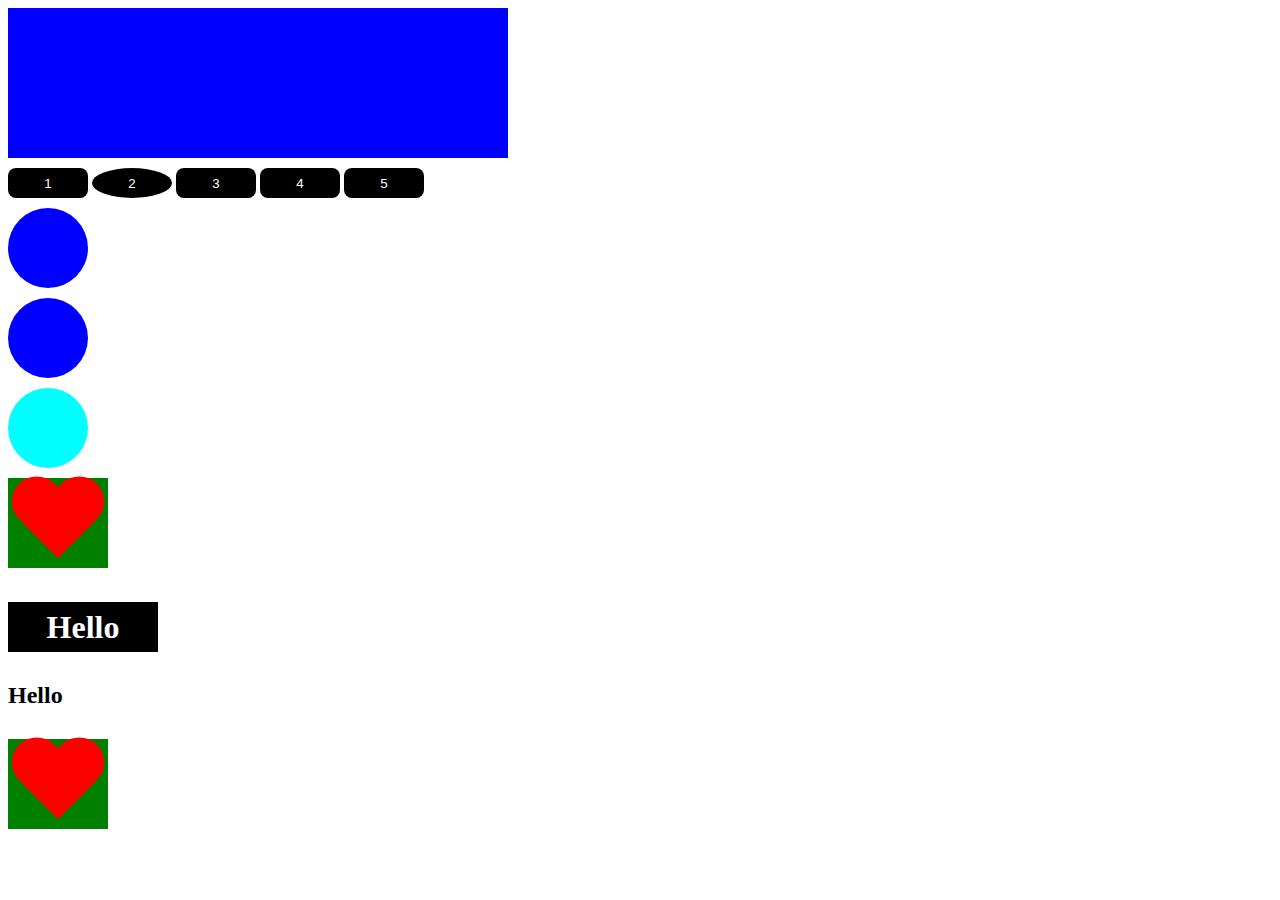
<file: elements/index.html>
<!DOCTYPE html>
<html lang="ru">
	<head>
		<meta charset="utf-8">
		<meta http-equiv="X-UA-Compatible" content="IE=edge">
		<title>JavaScript</title>
		<link rel="stylesheet" href="css/style.css">
	</head>
	<body>
		<div class="box" id="box"></div>
		<button>1</button>
		<button>2</button>
		<button>3</button>
		<button>4</button>
		<button>5</button>

		<div class="circle"></div>
		<div class="circle"></div>
		<div class="circle"></div>

		<div class="wrapper">
			<div class="heart"></div>
			<div class="heart"></div>
            <div class="heart"></div>
            
		</div>

		<script src="js/script.js"></script>
	</body>
</html>
</file>
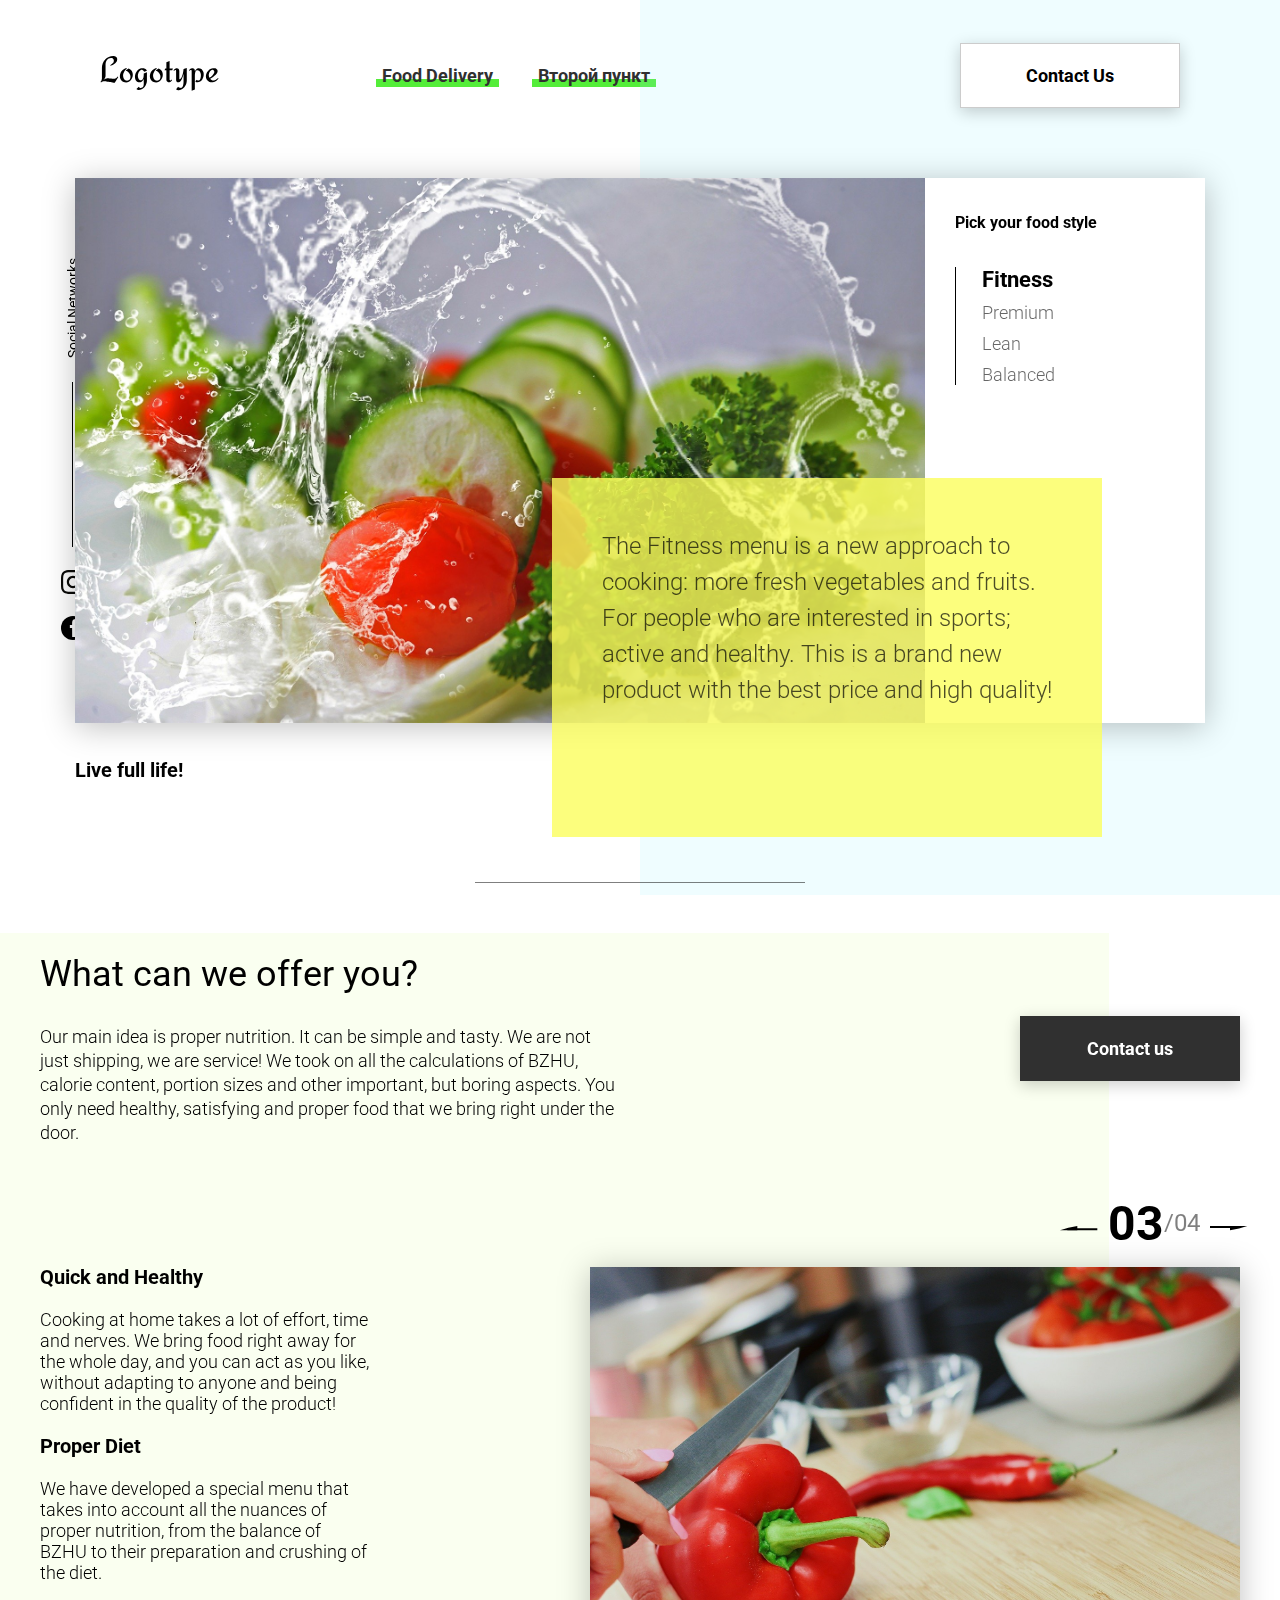
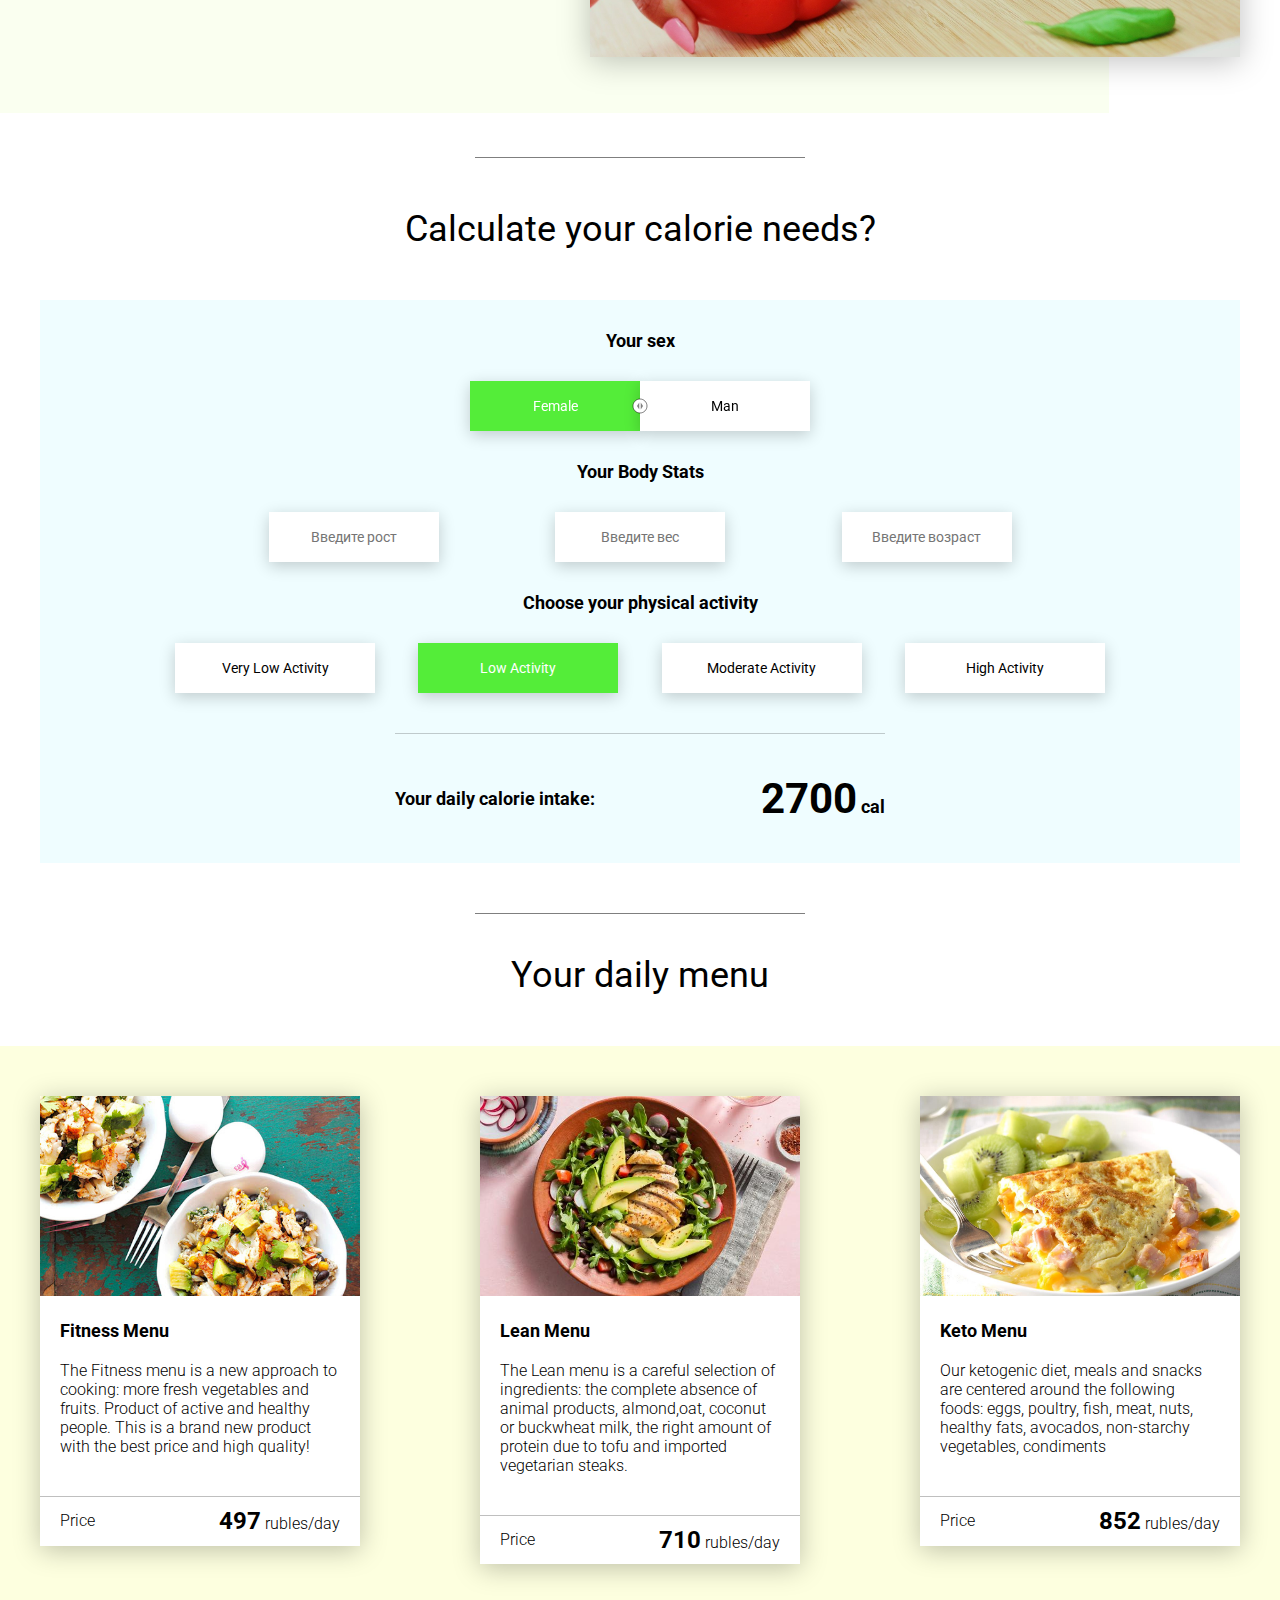
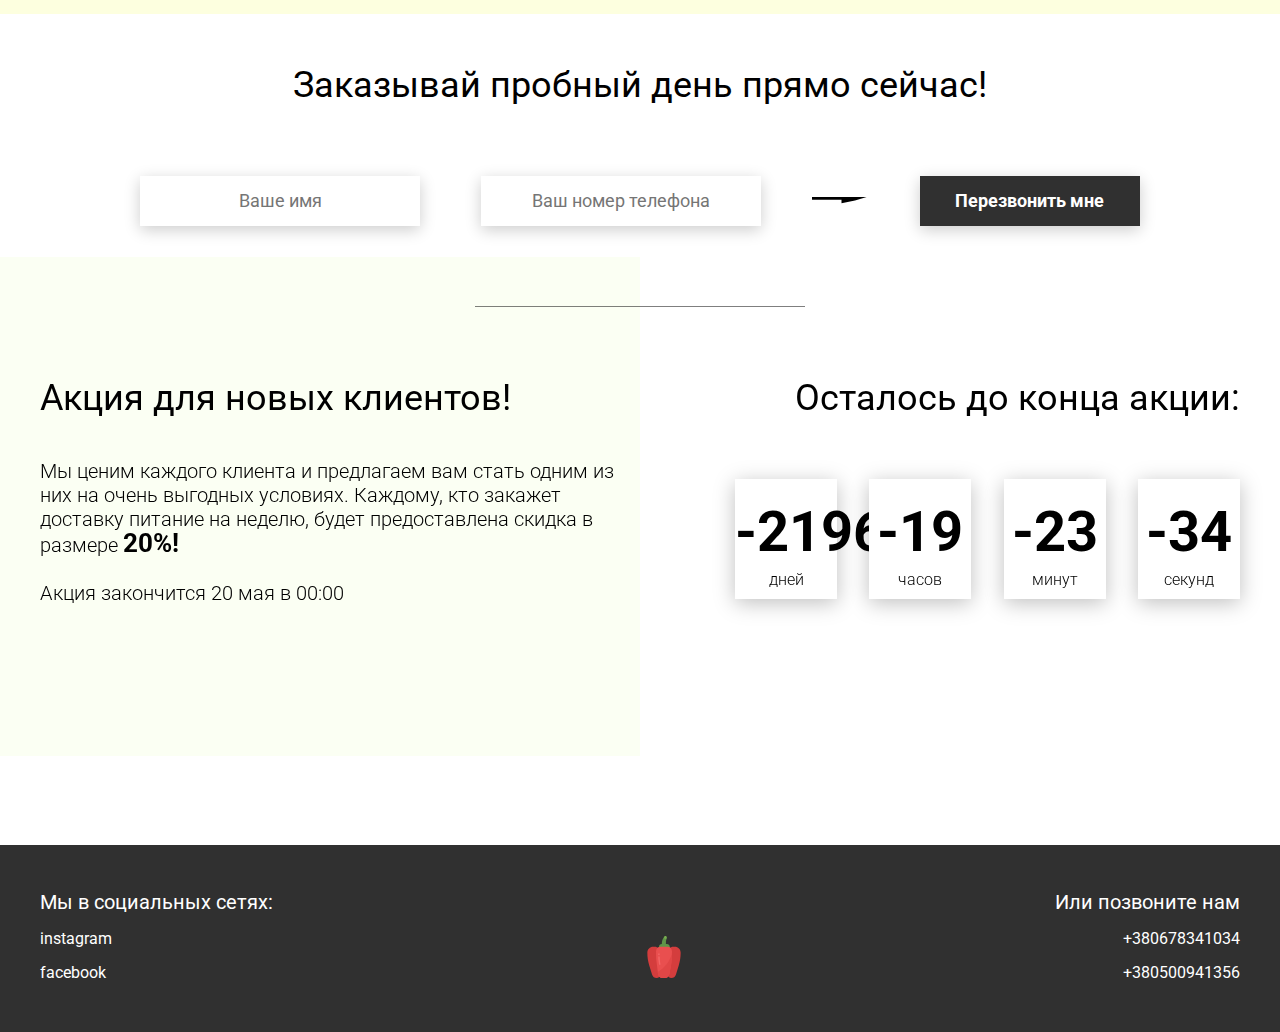
<file: Food_Project/index.html>
<!DOCTYPE html>
<html lang="en">
<head>
    <meta charset="UTF-8">
    <meta name="viewport" content="width=device-width, initial-scale=1.0">
    <title>Food</title>
    <link rel="stylesheet" href="css/style.css">
</head>
<body>
    <header class="header">
        <div class="header__left-block">
            <div class="header__logo">
                <img src="icons/logo.svg" alt="Логотип">
            </div>
            <nav class="header__links">
                <a href="#" class="header__link">Food Delivery</a>
                <a href="#" class="header__link">Второй пункт</a>
            </nav>
        </div>
        <div class="header__right-block">
            <button data-modal class="btn btn_white">Contact Us</button>
        </div>
    </header>
    <div class="sidepanel">
        <div class="sidepanel__text"><span>Social Networks</span></div>
        <div class="sidepanel__divider"></div>
        <a href="#" class="sidepanel__icon">
            <img src="icons/instagram.svg" alt="instagram">
        </a>
        <a href="#" class="sidepanel__icon">
            <img src="icons/facebook.svg" alt="facebook">
        </a>
    </div>

    <div class="preview">
        <div class="bgc_blue"></div>
        <div class="container">
            <div class="tabcontainer">
                <div class="tabcontent">
                    <img src="img/tabs/vegy.jpg" alt="vegy">
                    <div class="tabcontent__descr">
                        The Fitness menu is a new approach to cooking: more fresh vegetables and fruits. For people who are interested in sports; active and healthy. This is a brand new product with the best price and high quality!                    </div>
                </div>
                <div class="tabcontent">
                    <img src="img/tabs/elite.jpg" alt="elite">
                    <div class="tabcontent__descr">
                        Premium menu - we use not only a beautiful packaging design, but also high-quality execution of dishes. Red fish, seafood, fruits - a restaurant menu without going to a restaurant!                    </div>
                </div>
                <div class="tabcontent">
                    <img src="img/tabs/post.jpg" alt="post">
                    <div class="tabcontent__descr">
                        Our special “Lean menu” is a careful selection of ingredients: the complete absence of animal products. Complete harmony with yourself and nature in every element! Everything will be mmm!                    </div>
                </div>
                <div class="tabcontent">
                    <img src="img/tabs/vegy.jpg" alt="vegy">
                    <div class="tabcontent__descr">
                        Our special “Lenten menu” is a careful selection of ingredients: the complete absence of animal products. Complete harmony with yourself and nature in every element! Everything will be mmm!                    </div>
                </div>
                <div class="tabheader">
                    <h3>Pick your food style</h3>
                    <div class="tabheader__items">
                        <div class="tabheader__item tabheader__item_active">Fitness</div>
                        <div class="tabheader__item">Premium</div>
                        <div class="tabheader__item">Lean</div>
                        <div class="tabheader__item">Balanced</div>
                    </div>
                </div>
            </div>
            <div class="preview__life">Live full life!</div>
        </div>
    </div>

    <div class="divider"></div>

    <div class="offer">
        <div class="bgc_y"></div>
        <div class="container">
            <div class="offer__text">
                <h2 class="title">What can we offer you?</h2>
                <div class="offer__descr">
                    Our main idea is proper nutrition. It can be simple and tasty. We are not just shipping, we are service! We took on all the calculations of BZHU, calorie content, portion sizes and other important, but boring aspects. You only need healthy, satisfying and proper food that we bring right under the door.                </div>
            </div>
            <div class="offer__action">
                <button data-modal class="btn btn_dark">Contact us</button>
            </div>
        </div>
        <div class="container">
            <div class="offer__advantages">
                <h2>Quick and Healthy</h2>
                <div class="offer__advantages-text">

                    Cooking at home takes a lot of effort, time and nerves. We bring food right away for the whole day, and you can act as you like, without adapting to anyone and being confident in the quality of the product!                </div>
                <h2>Proper Diet</h2>
                <div class="offer__advantages-text">

                    We have developed a special menu that takes into account all the nuances of proper nutrition, from the balance of BZHU to their preparation and crushing of the diet.                </div>
            </div>
            <div class="offer__slider">
                <div class="offer__slider-counter">
                    <div class="offer__slider-prev">
                        <img src="icons/left.svg" alt="prev">
                    </div>
                    <span id="current">03</span>
                    /
                    <span id="total">04</span>
                    <div class="offer__slider-next">
                        <img src="icons/right.svg" alt="next">
                    </div>
                </div>
                <div class="offer__slider-wrapper">
                    <div class="offer__slide">
                        <img src="img/slider/pepper.jpg" alt="pepper">
                    </div>
                    <!-- <div class="offer__slide">
                        <img src="img/slider/food-12.jpg" alt="food">
                    </div>
                    <div class="offer__slide">
                        <img src="img/slider/olive-oil.jpg" alt="oil">
                    </div>
                    <div class="offer__slide">
                        <img src="img/slider/paprika.jpg" alt="paprika">
                    </div> -->
                </div>
            </div>
        </div>
    </div>

    <div class="divider"></div>

    <div class="calculating">
        <div class="container">
            <h2 class="title">Calculate your calorie needs?
            </h2>
            <div class="calculating__field">
                <div class="calculating__subtitle">
                    Your sex
                </div>
                <div class="calculating__choose" id="gender">
                    <div class="calculating__choose-item calculating__choose-item_active">Female</div>
                    <div class="calculating__choose-item">Man</div>
                </div>

                <div class="calculating__subtitle">
                    Your Body Stats
                </div>
                <div class="calculating__choose calculating__choose_medium">
                    <input type="text" id="height" placeholder="Введите рост" class="calculating__choose-item">
                    <input type="text" id="weight" placeholder="Введите вес"  class="calculating__choose-item">
                    <input type="text" id="age" placeholder="Введите возраст" class="calculating__choose-item">
                </div>

                <div class="calculating__subtitle">
                    Choose your physical activity
                </div>
                <div class="calculating__choose calculating__choose_big">
                    <div id="low" class="calculating__choose-item">Very Low Activity </div>
                    <div id="small"  class="calculating__choose-item calculating__choose-item_active">Low Activity</div>
                    <div id="medium" class="calculating__choose-item">Moderate Activity</div>
                    <div id="high" class="calculating__choose-item">High Activity</div>
                </div>

                <div class="calculating__divider"></div>

                <div class="calculating__total">
                    <div class="calculating__subtitle">
                        
                        Your daily calorie intake:
                    </div>
                    <div class="calculating__result">
                        <span>2700</span> cal
                    </div>
                </div>
            </div>
        </div>
    </div>

    <div class="divider"></div>

    <div class="menu">
        <h2 class="title">Your daily menu </h2>

        <div class="menu__field">
            <div class="container">
                
            </div>
        </div>
    </div>

    <div class="order">
        <div class="container">
            <div class="title">Заказывай пробный день прямо сейчас!</div>
            <form action="#" class="order__form">
                <input required placeholder="Ваше имя" name="name" type="text" class="order__input">
                <input required placeholder="Ваш номер телефона" name="phone" type="phone" class="order__input">
                <img src="icons/right.svg" alt="right">
                <button class="btn btn_dark btn_min">Перезвонить мне</button>
            </form>
        </div>
    </div>

    <div class="divider"></div>

    <div class="promotion">
        <div class="bgc_y"></div>
        <div class="container">
            <div class="promotion__text">
                <div class="title">Акция для новых клиентов!</div>
                <div class="promotion__descr">
                    Мы ценим каждого клиента и предлагаем вам стать одним из них на очень выгодных условиях. 
                    Каждому, кто закажет доставку питание на неделю, будет предоставлена скидка в размере <span>20%!</span>
                    <br><br>
                    Акция закончится 20 мая в 00:00
                </div>
            </div>
            <div class="promotion__timer">
                <div class="title">Осталось до конца акции:</div>
                <div class="timer">
                    <div class="timer__block">
                        <span id="days">12</span>
                        дней
                    </div>
                    <div class="timer__block">
                        <span id="hours">20</span>
                        часов
                    </div>
                    <div class="timer__block">
                        <span id="minutes">56</span>
                        минут
                    </div>
                    <div class="timer__block">
                        <span id="seconds">20</span>
                        секунд
                    </div>
                </div>
            </div>
        </div>
    </div>

    <footer class="footer">
        <div class="container">
            <div class="social">
                <div class="subtitle">Мы в социальных сетях:</div>
                <a href="#" class="link">instagram</a>
                <a href="#" class="link">facebook</a>
            </div>
            <div class="pepper">
                <img src="icons/veg.svg" alt="pepper">
            </div>
            <div class="call">
                <div class="subtitle">Или позвоните нам</div>
                <a href="#" class="link">+380678341034</a>
                <a href="#" class="link">+380500941356</a>
            </div>
        </div>
    </footer>

    <div class="modal">
        <div class="modal__dialog">
            <div class="modal__content">
                <form action="#">
                    <div data-close class="modal__close">&times;</div>
                    <div class="modal__title">Мы свяжемся с вами как можно быстрее!</div>
                    <input required placeholder="Ваше имя" name="name" type="text" class="modal__input">
                    <input required placeholder="Ваш номер телефона" name="phone" type="phone" class="modal__input">
                    <button class="btn btn_dark btn_min">Перезвонить мне</button>
                </form>
            </div>
        </div>
    </div>

    <script src='js/script.js'></script>
</body>
</html>
</file>
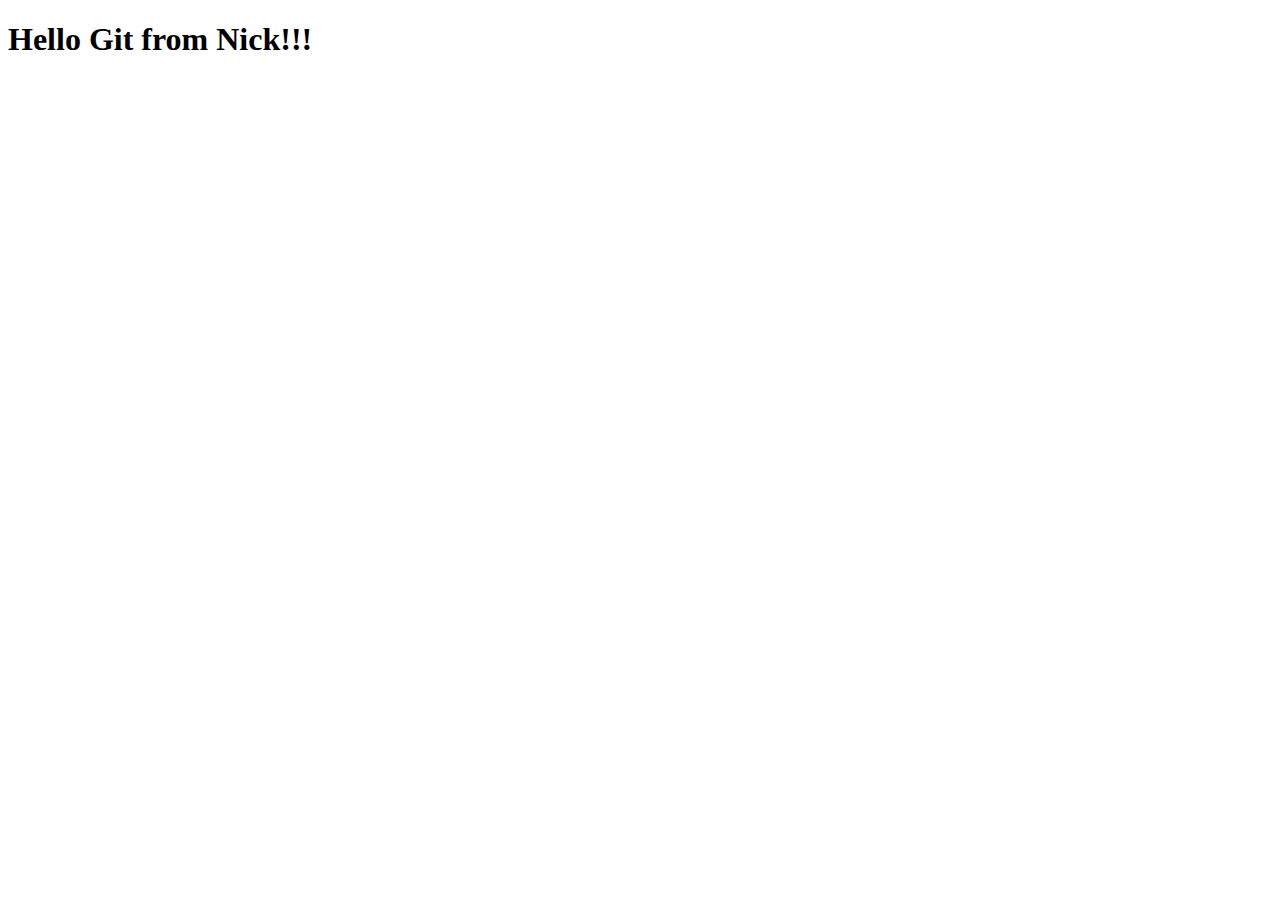
<file: JavaScript-Practice/index.html>
<!DOCTYPE html>
<html lang="en">
<head>
    <meta charset="UTF-8">
    <meta name="viewport" content="width=device-width, initial-scale=1.0">
    <title>Git Test</title>
</head>
<body>
    <h1>Hello Git from Nick!!!</h1>
    <script src="scripts/objects_project.js"></script>
    <script src="scripts/dates.js"></script>

</body>
</html>
</file>
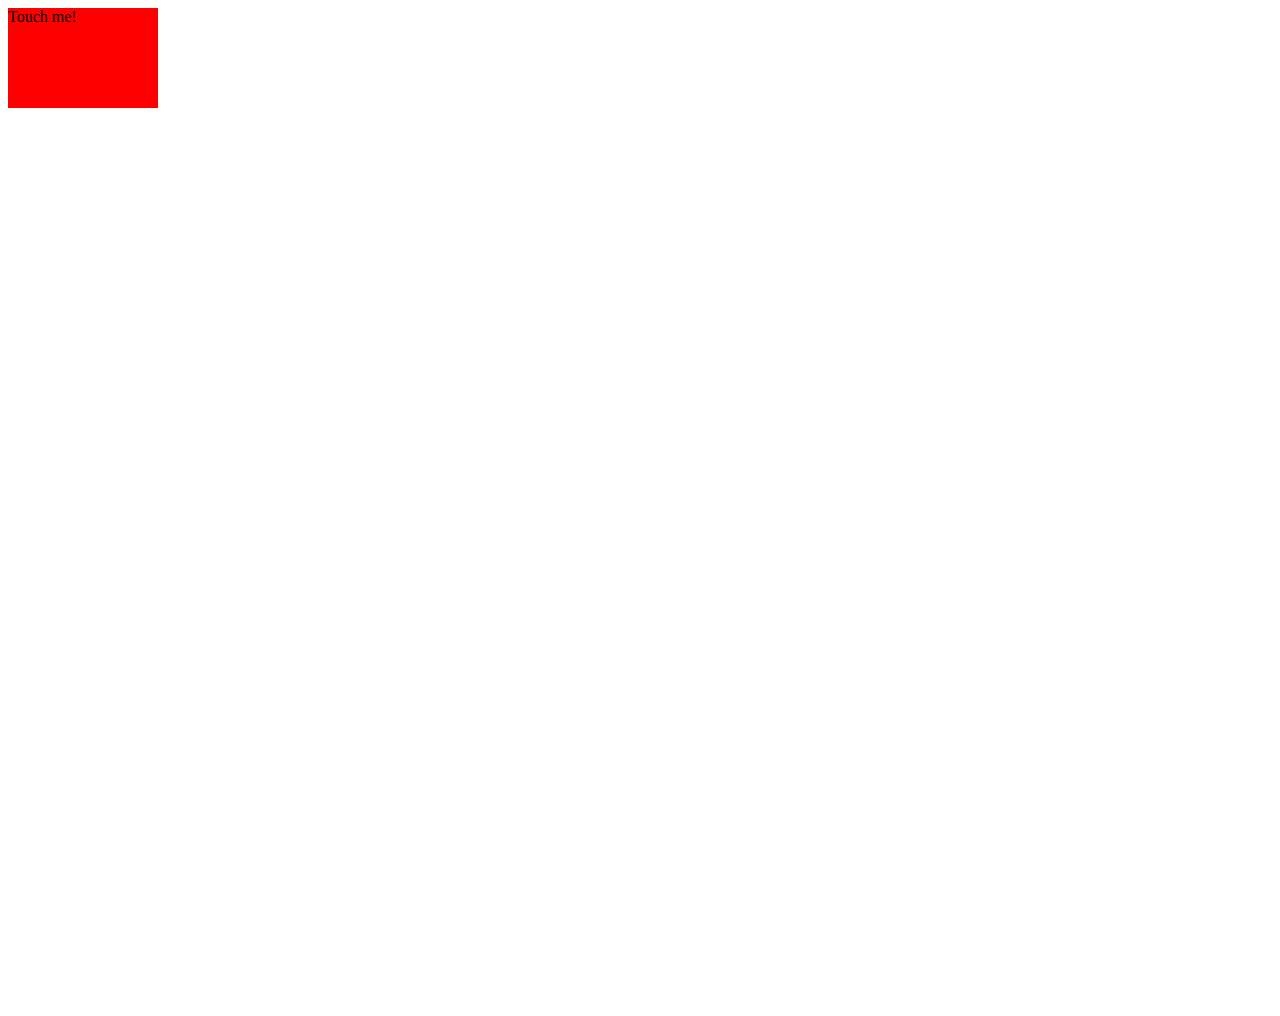
<file: Mobile Touches/index.html>
<!DOCTYPE html>
<html lang="en">
<head>
	<meta charset="UTF-8">
	<meta name="viewport" content="width=device-width, initial-scale=1, shrink-to-fit=no">
	<title>Document</title>
	<style>
		body {
			height: 1000px;
		}
		.box {
			width: 150px;
			height: 100px;
			background-color: red;
		}
	</style>
</head>
<body>
	
	<div class="box">
		Touch me!
	</div>

	<script src="script.js"></script>
</body>
</html>
</file>
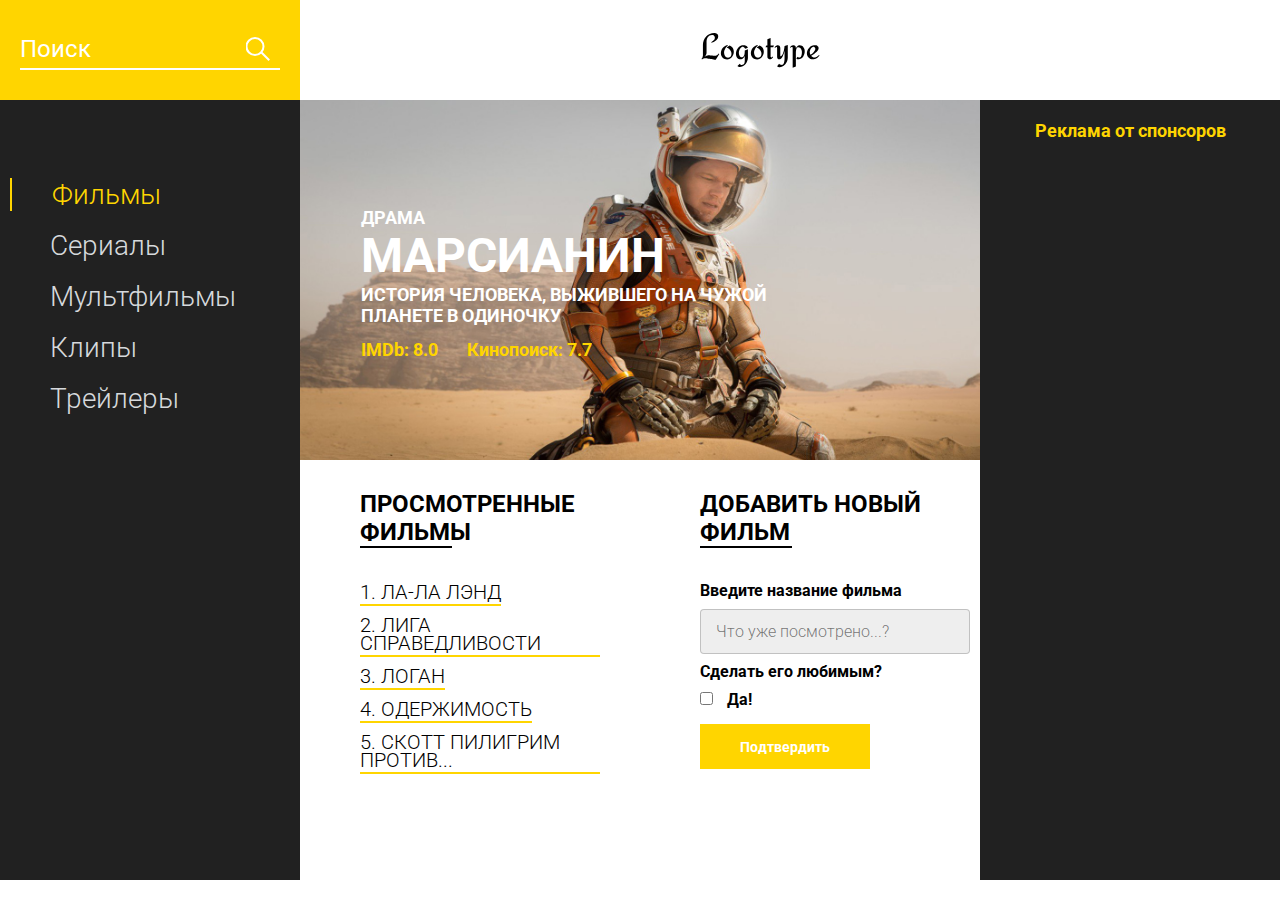
<file: Movie-Fan Site/index.html>
<!DOCTYPE html>
<html lang="en">
<head>
    <meta charset="UTF-8">
    <meta name="viewport" content="width=device-width, initial-scale=1.0">
    <title>Movie DB</title>
    <link href="https://fonts.googleapis.com/css?family=Roboto:300,400,700&display=swap&subset=cyrillic-ext" rel="stylesheet">
    <link rel="stylesheet" href="css/style.min.css">
</head>
<body>
    <header class="header">
        <div class="header__search">
            <form action="#">
                <input type="text" placeholder="Поиск">
            </form>
        </div>
        <div class="header__logo">
            <img src="icons/Logotype.svg" alt="logo">
        </div>
    </header>
    <main class="promo">
        <div class="promo__menu">
            <nav class="promo__menu-list">
                <ul>
                    <li><a class="promo__menu-item promo__menu-item_active" href="#">Фильмы</a></li>
                    <li><a class="promo__menu-item" href="#">Сериалы</a></li>
                    <li><a class="promo__menu-item" href="#">Мультфильмы</a></li>
                    <li><a class="promo__menu-item" href="#">Клипы</a></li>
                    <li><a class="promo__menu-item" href="#">Трейлеры</a></li>
                </ul>
            </nav>
        </div>
        <div class="promo__content">
            <div class="promo__bg">
                <div class="promo__genre">КОМЕДИЯ</div>
                <div class="promo__title">МАРСИАНИН</div>
                <div class="promo__descr">ИСТОРИЯ ЧЕЛОВЕКА, ВЫЖИВШЕГО НА ЧУЖОЙ ПЛАНЕТЕ В ОДИНОЧКУ</div>
                <div class="promo__ratings">
                    <span>IMDb: 8.0</span>
                    <span>Кинопоиск: 7.7</span>
                </div>
            </div>
            <div class="promo__interactive">
                <div>
                    <div class="promo__interactive-title">ПРОСМОТРЕННЫЕ ФИЛЬМЫ</div>
                    <ul class="promo__interactive-list">
                        <li class="promo__interactive-item">ЛОГАН
                            <div class="delete"></div>
                        </li>
                        <li class="promo__interactive-item">ЛИГА СПРАВЕДЛИВОСТИ
                            <div class="delete"></div>
                        </li>
                        <li class="promo__interactive-item">ЛА-ЛА ЛЭНД
                            <div class="delete"></div>
                        </li>
                        <li class="promo__interactive-item">ОДЕРЖИМОСТЬ
                            <div class="delete"></div>
                        </li>
                        <li class="promo__interactive-item">СКОТТ ПИЛИГРИМ ПРОТИВ...
                            <div class="delete"></div>
                        </li>
                    </ul>
                </div>
                <div>
                    <form class="add">
                        <div class="promo__interactive-title">ДОБАВИТЬ НОВЫЙ ФИЛЬМ</div>
                        <span>Введите название фильма</span>
                        <input class="adding__input" type="text" placeholder="Что уже посмотрено...?">
                        <span>Сделать его любимым?</span>
                        <input type="checkbox">
                        <span class="yes">Да!</span>
                        <button>Подтвердить</button>
                    </form>
                </div>
            </div>
        </div>
        <div class="promo__adv">
            <div class="promo__adv-title">Реклама от спонсоров</div>
            <img src="img/content_1.jpg" alt="some picture">
            <img src="img/content_2.jpg" alt="some picture">
            <img src="img/content_3.png" alt="some picture">
        </div>
    </main>

    <script src="js/script.js"></script>
</body>
</html>
</file>
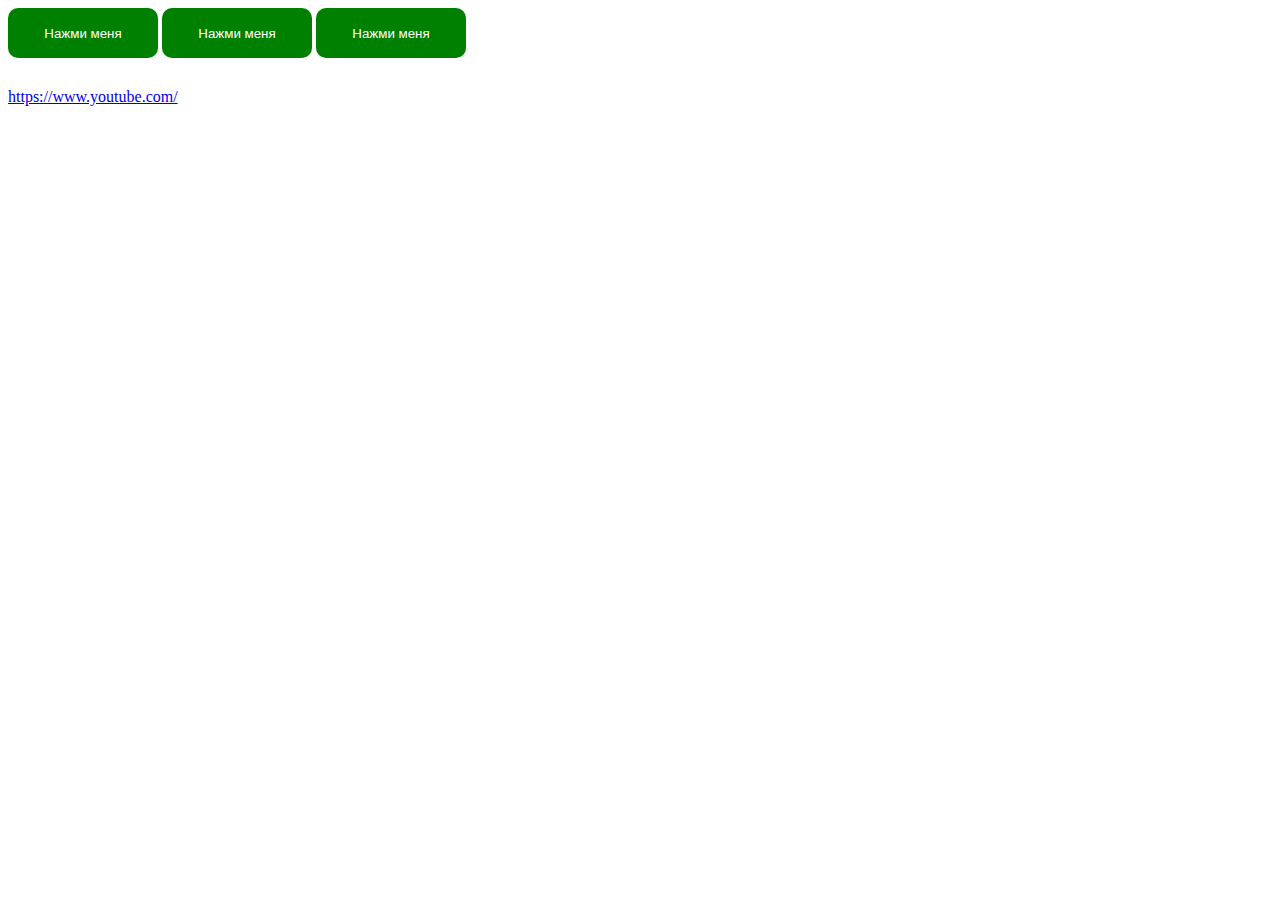
<file: preview/index.html>
<!DOCTYPE html>
<html lang="ru">
  <head>
		<meta charset="utf-8">
		<meta http-equiv="X-UA-Compatible" content="IE=edge">
		<title>JavaScript</title>
		<link rel="stylesheet" href="css.css">
  </head>
  <body>
        <button id="btn">Нажми меня</button>
		<button >Нажми меня</button>
		<button>Нажми меня</button>

    	<a href="https://www.youtube.com/">https://www.youtube.com/</a>

		<script src="script.js"></script>
  </body>
</html>
</file>
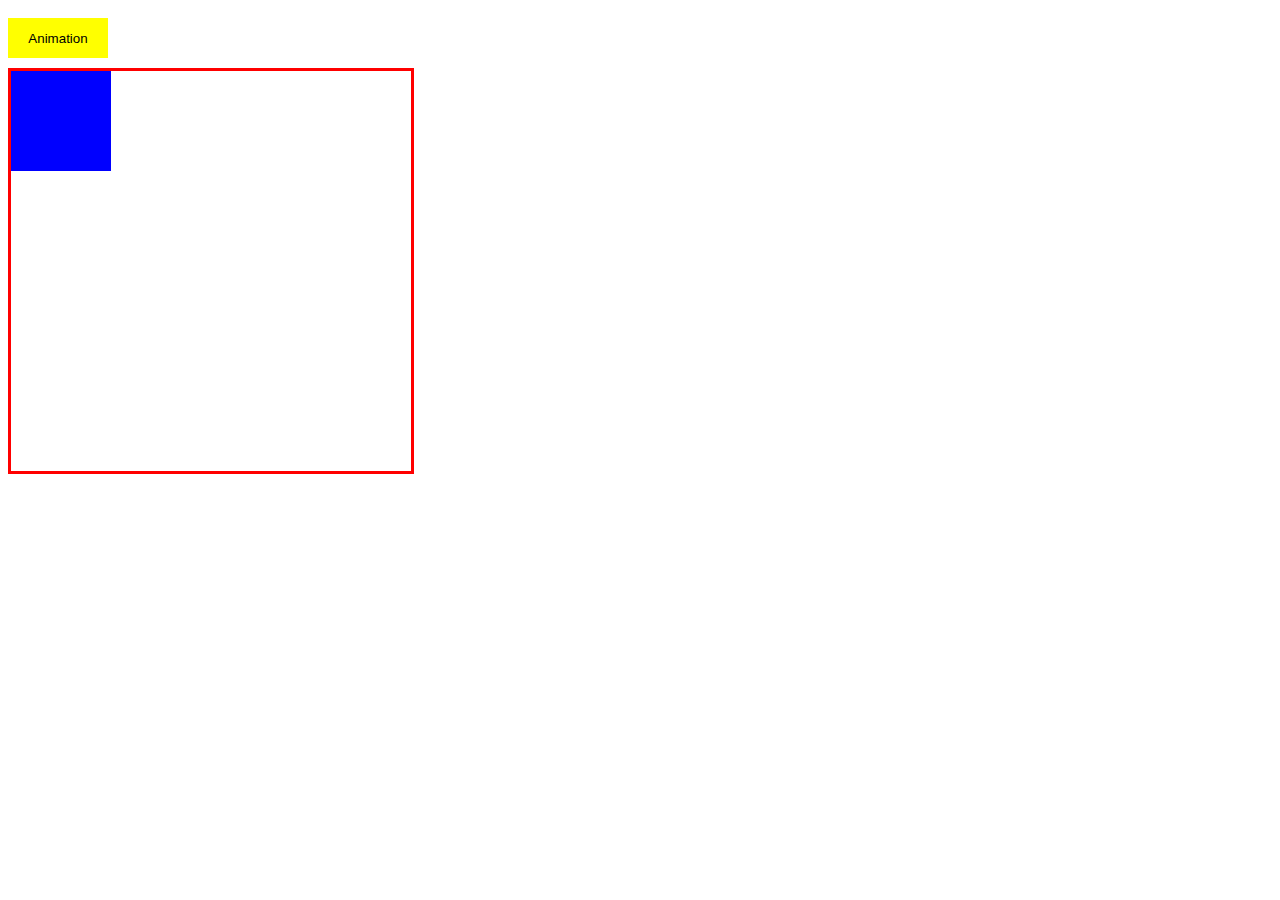
<file: setTimeOut and setInterval/index.html>
<!DOCTYPE html>
<html lang="ru">
  <head>
    <meta charset="utf-8">
    <meta http-equiv="X-UA-Compatible" content="IE=edge">
   	<title>Java Script</title>
   	<link rel="stylesheet" href="style.css">
  </head>
  <body>
    <button class="btn">Animation</button>
    <div class="wrapper">
        <div class="box"></div>
    </div>

	<script src="script.js"></script>
  </body>
</html>
</file>
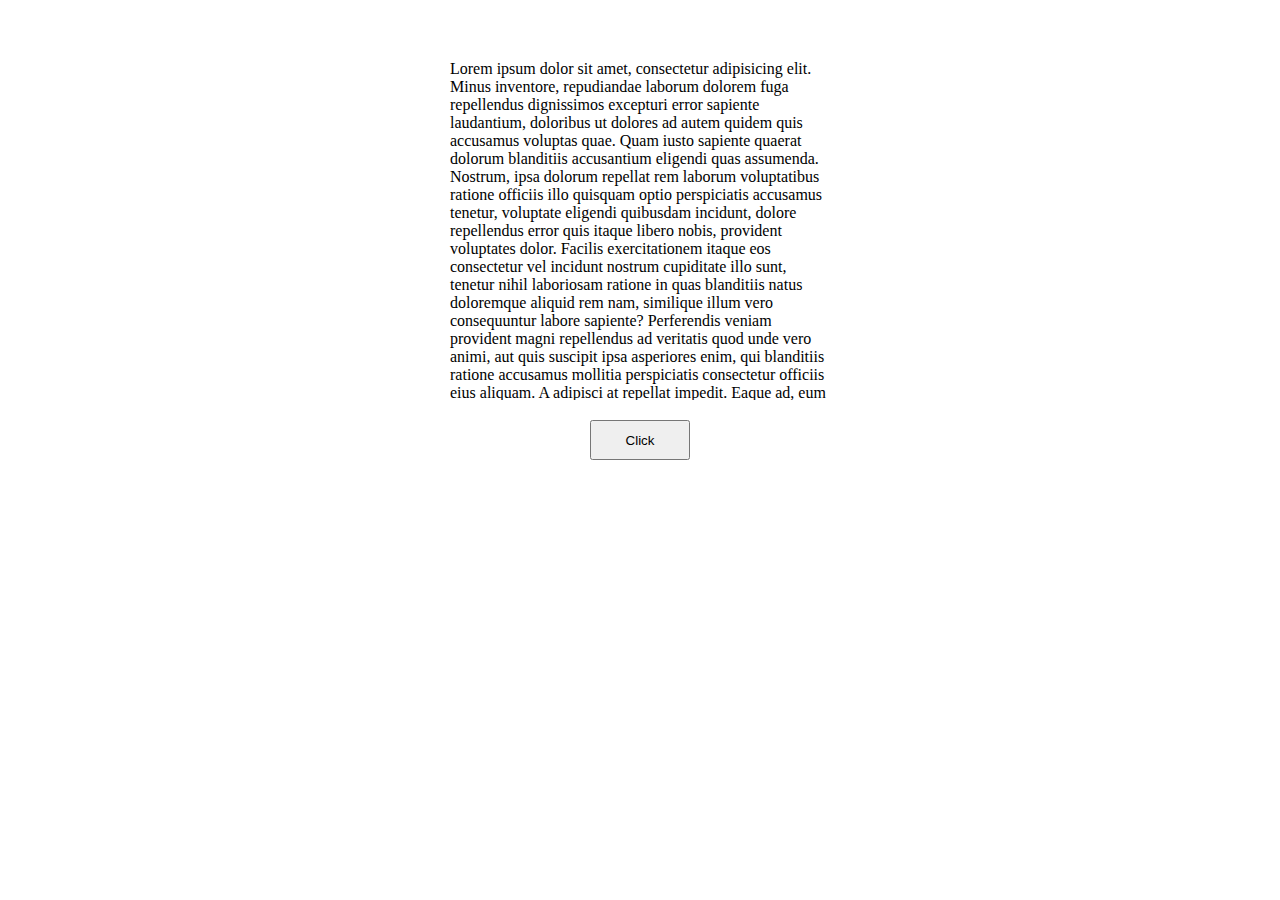
<file: window:document/index.html>
<!DOCTYPE html>
<html lang="ru">
  <head>
    <meta charset="utf-8">
    <meta http-equiv="X-UA-Compatible" content="IE=edge">
   	<title>JavaScript</title>
   	<link rel="stylesheet" href="style.css">
  </head>
  <body>
    
    <div class="box">Lorem ipsum dolor sit amet, consectetur adipisicing elit. Minus inventore, repudiandae laborum dolorem fuga repellendus dignissimos excepturi error sapiente laudantium, doloribus ut dolores ad autem quidem quis accusamus voluptas quae. Quam iusto sapiente quaerat dolorum blanditiis accusantium eligendi quas assumenda. Nostrum, ipsa dolorum repellat rem laborum voluptatibus ratione officiis illo quisquam optio perspiciatis accusamus tenetur, voluptate eligendi quibusdam incidunt, dolore repellendus error quis itaque libero nobis, provident voluptates dolor. Facilis exercitationem itaque eos consectetur vel incidunt nostrum cupiditate illo sunt, tenetur nihil laboriosam ratione in quas blanditiis natus doloremque aliquid rem nam, similique illum vero consequuntur labore sapiente? Perferendis veniam provident magni repellendus ad veritatis quod unde vero animi, aut quis suscipit ipsa asperiores enim, qui blanditiis ratione accusamus mollitia perspiciatis consectetur officiis eius aliquam. A adipisci at repellat impedit. Eaque ad, eum laudantium deserunt. Quis error voluptatem tempora quam ducimus aut, architecto odio voluptatum reiciendis. Atque error, deleniti similique non nam ratione. Perferendis, officiis mollitia laboriosam quam, nisi vel obcaecati vero dicta ducimus dolorum quas, excepturi consequatur fugiat sit minima repellendus quia aliquid numquam id autem unde dolorem quaerat odit. Harum eaque dolor dicta, accusantium deserunt eius deleniti nisi quas assumenda consectetur, odit modi exercitationem, officia doloribus quidem perferendis repellendus quos commodi eveniet cum beatae ea molestiae reprehenderit. Facilis, iste corporis earum. Nemo aliquam architecto error facilis amet, nihil sed excepturi necessitatibus rem delectus, omnis ipsa ut temporibus expedita quas natus ipsum fuga eum harum nisi facere cupiditate reiciendis! Id magnam blanditiis eligendi, nulla accusamus magni. Placeat quidem repellat explicabo minus esse numquam velit, accusantium a, cumque aperiam iure alias natus aliquam minima quas possimus assumenda quod, doloremque saepe perspiciatis nulla vero quibusdam voluptates. Nihil, aliquam maiores earum non similique quos? Quos cumque est illum assumenda perspiciatis, obcaecati atque doloribus cum soluta sit qui, deserunt reprehenderit quibusdam ratione odio similique a, quod cupiditate! Accusamus hic minus numquam, repellendus, ullam beatae itaque ad laudantium doloremque dolore error praesentium provident consequuntur consectetur culpa necessitatibus facere. Adipisci dignissimos fugiat consequuntur temporibus magni eius deleniti. Reiciendis, distinctio nesciunt modi repellendus aperiam quia dolore porro, pariatur eos. Ducimus iusto officiis cupiditate, error modi eius, dolores maxime a eaque tenetur? Quae nulla reprehenderit voluptatibus fugit cum distinctio hic libero maiores fugiat, atque amet qui cupiditate pariatur quaerat illo similique sunt doloribus modi reiciendis blanditiis in voluptatem esse. Hic voluptates atque beatae nihil ad perspiciatis repudiandae, consequuntur non nesciunt maiores alias eos odit, officiis inventore eaque aperiam voluptatibus. Fugiat eum esse nam saepe soluta ab accusamus nemo fuga aut, distinctio officia atque. Voluptatibus perspiciatis magni harum incidunt aliquid temporibus quas labore exercitationem. Alias mollitia magnam sequi, totam corrupti temporibus facere praesentium iste velit aliquam minus enim cupiditate rem. Iste molestiae maxime illum non accusantium voluptas blanditiis, quod consectetur, quidem est culpa voluptates obcaecati, ipsum ab natus vitae! Consectetur animi quae tenetur odio repellendus natus tempora ipsa culpa, inventore accusamus ea corporis doloribus id harum voluptatem, praesentium temporibus, explicabo totam mollitia molestiae est iusto vel repellat molestias. Repellat placeat voluptas quaerat eaque, illum dicta rerum numquam sunt!</div>
    <button>Click</button>
	<script src="script.js"></script>
  </body>
</html>
</file>
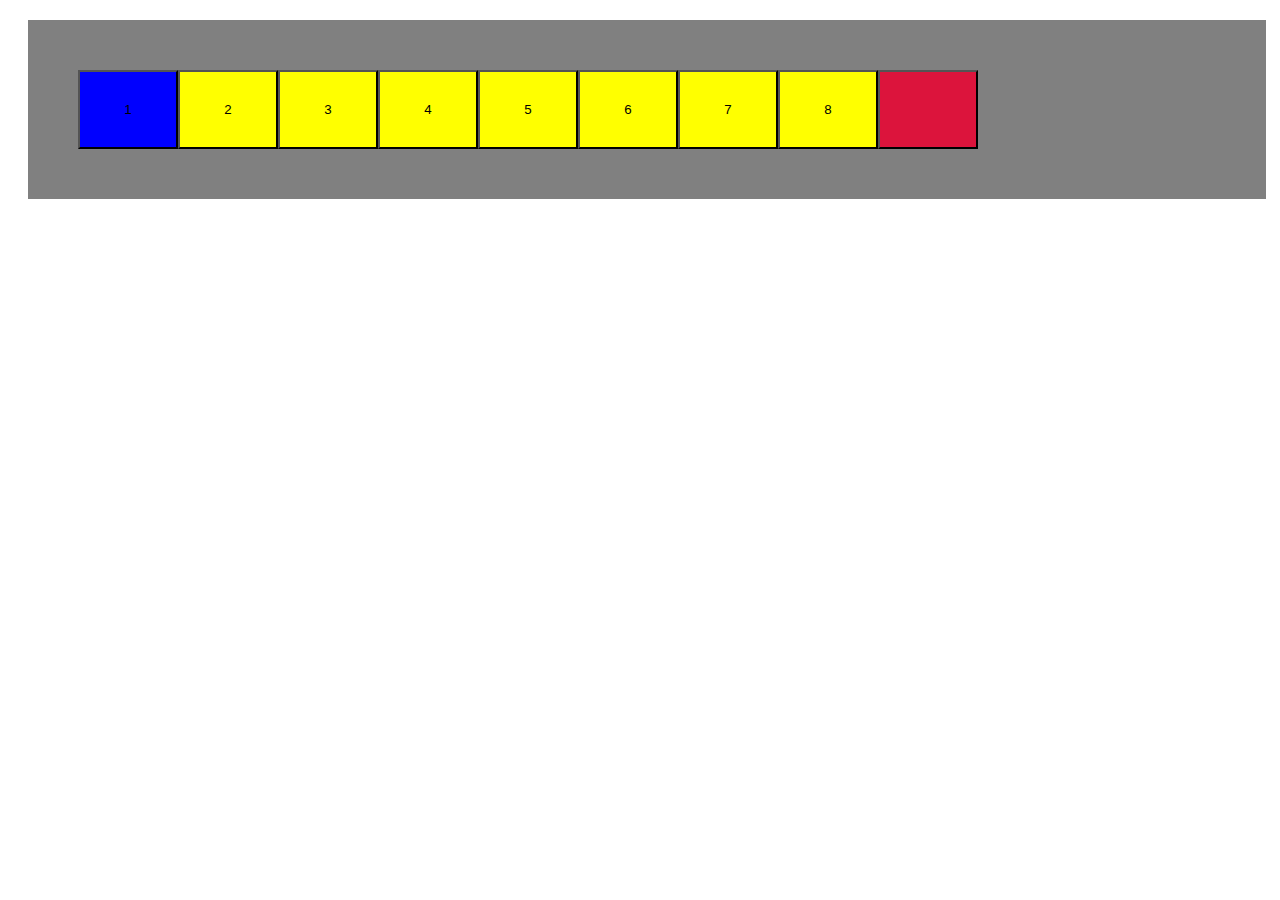
<file: JavaScript-Practice/event_delegation/index.html>
<!DOCTYPE html>
<html lang="en">
<head>
    <meta charset="UTF-8">
    <meta name="viewport" content="width=device-width, initial-scale=1.0">
    <title>Event Delegation</title>
    <link rel="stylesheet" href="style.css">
</head>
<body>
    <div id='first' class='btn-block'>
        <button class = 'blue some'>1</button>
        <button>2</button>
        <button>3</button>
        <button>4</button>
        <button>5</button>
        <button>6</button>
        <button>7</button>
        <button>8</button>
    </div> 
    <script src='script.js'></script>
</body>
</html>
</file>
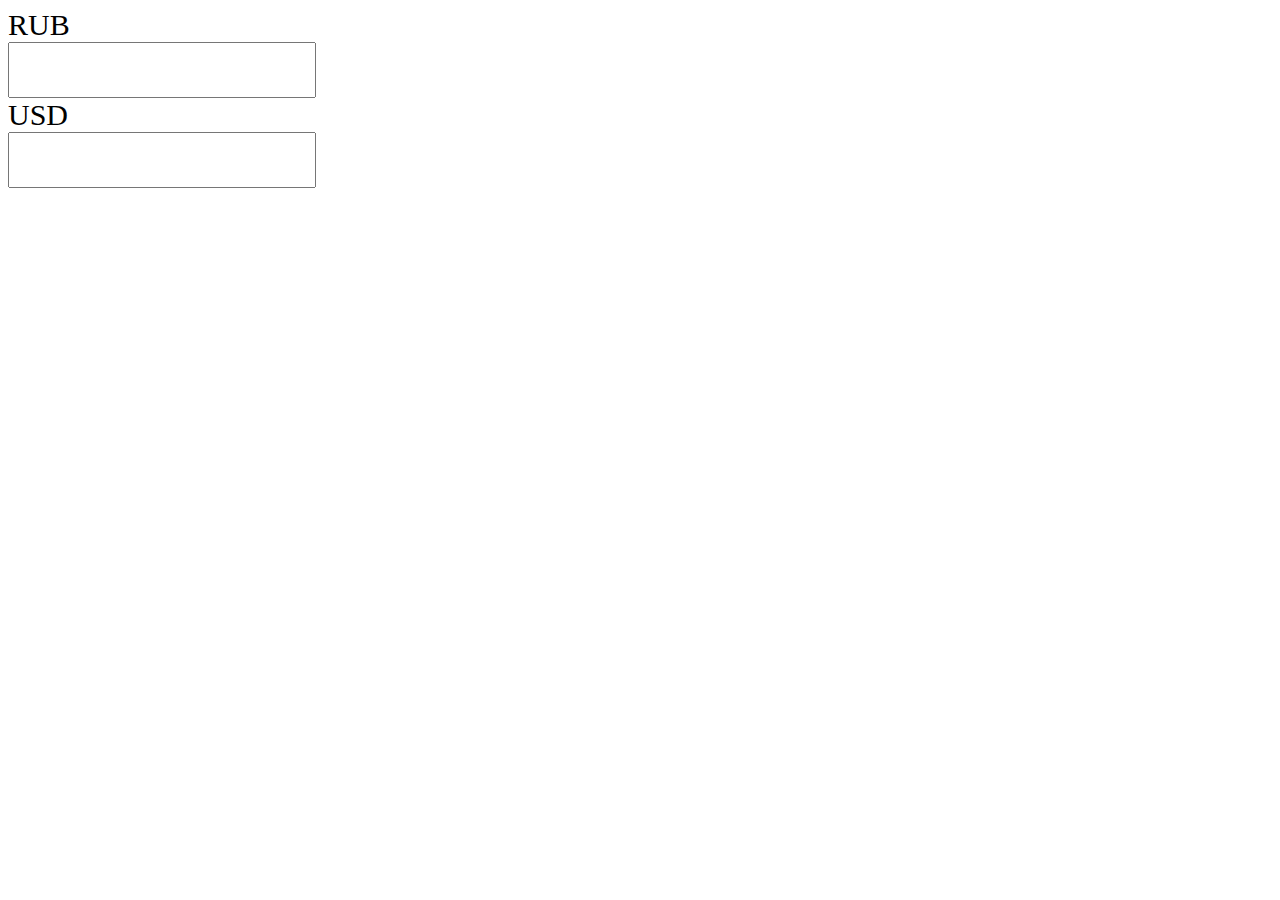
<file: JSON/calc/index.html>
<!DOCTYPE html>
<html lang="en">
<head>
    <meta charset="UTF-8">
    <meta name="viewport" content="width=device-width, initial-scale=1.0">
    <meta http-equiv="X-UA-Compatible" content="ie=edge">
    <title>Calc</title>
    <style>
        label {
            display: block;
            font-size: 30px;
        }
        input {
            width: 300px;
            height: 50px;
            font-size: 30px;
        }
    </style>
</head>
<body>
    <label for="rub">RUB</label>
    <input id="rub" type="text">
    <label for="usd">USD</label>
    <input id="usd" type="text">
    <script src="js/ajax.js"></script>
</body>
</html>
</file>
<file: elements/css/style.css>
.box {
  width: 150px;
  height: 150px;
  background-color: red;
}
button {
	width: 80px;
	height: 30px;
	margin-top: 10px;
	border: none;
	border-radius: 8px;
	background-color: #000;
	color: #fff;
	cursor: pointer;
	outline: none;
}

.circle {
	width: 80px;
	height: 80px;
	background-color: blue;
	display: block;
	margin-top: 10px;
	border-radius: 100%;
}

.heart {
	display: inline-block;
    position: relative;
    width: 100px;
    height: 90px;
    margin-top: 10px;
}
.heart:before,
.heart:after {
    position: absolute;
    content: "";
    left: 50px;
    top: 0;
    width: 50px;
    height: 80px;
    background: red;
    -moz-border-radius: 50px 50px 0 0;
    border-radius: 50px 50px 0 0;
    -webkit-transform: rotate(-45deg);
       -moz-transform: rotate(-45deg);
        -ms-transform: rotate(-45deg);
         -o-transform: rotate(-45deg);
            transform: rotate(-45deg);
    -webkit-transform-origin: 0 100%;
       -moz-transform-origin: 0 100%;
        -ms-transform-origin: 0 100%;
         -o-transform-origin: 0 100%;
            transform-origin: 0 100%;
}
.heart:after {
    left: 0;
    -webkit-transform: rotate(45deg);
       -moz-transform: rotate(45deg);
        -ms-transform: rotate(45deg);
         -o-transform: rotate(45deg);
            transform: rotate(45deg);
    -webkit-transform-origin: 100% 100%;
       -moz-transform-origin: 100% 100%;
        -ms-transform-origin: 100% 100%;
         -o-transform-origin: 100% 100%;
            transform-origin :100% 100%;
}
.black{
	width: 150px;
	height: 50px;
	line-height: 50px;
	text-align: center;
	background-color: black;
	margin-bottom: 30px;
	margin-top: 30px;
	color: #fff;
}
</file>
<file: Food_Project/css/style.css>
@import url(https://fonts.googleapis.com/css?family=Roboto:300,400,700&display=swap&subset=cyrillic-ext);*{box-sizing:border-box;margin:0;padding:0;font-family:Roboto,sans-serif}a{text-decoration:none}.btn{width:220px;height:65px;display:flex;justify-content:center;align-items:center;background-color:#fff;font-size:18px;font-weight:700;border:1px solid rgba(0,0,0,.2);box-shadow:0 4px 15px rgba(0,0,0,.2);cursor:pointer;transition:.3s all;outline:0}.btn_white{background-color:#fff}.btn_dark{background-color:#303030;color:#fff;border:none}.btn_min{height:50px}.btn:hover{box-shadow:0 4px 30px rgba(0,0,0,.3)}.container{max-width:1200px;margin:0 auto}.divider{width:330px;height:1px;margin:0 auto;background-color:rgba(0,0,0,.5)}.title{font-size:36px;font-weight:400}.header{display:flex;justify-content:space-between;align-items:center;height:150px;padding:0 100px}.header__left-block{display:flex;justify-content:space-between;min-width:550px}.header__logo{max-width:170px}.header__logo img{width:100%}.header__links{display:flex;align-items:center}.header__link{position:relative;margin-right:45px;font-weight:700;font-size:18px;color:#303030}.header__link:after{content:'';position:absolute;display:block;width:110%;left:-5%;bottom:-1px;z-index:-1;height:8px;background:#54ed39}.header__link:last-child{margin-right:0}.sidepanel{position:fixed;left:60px;top:240px;height:400px;width:25px;display:flex;flex-direction:column;justify-content:space-between;align-items:center}.sidepanel__text{width:120px;height:120px;font-size:14px}.sidepanel__text span{display:flex;transform:rotate(-90deg) translateX(-50px)}.sidepanel__divider{width:1px;height:165px;background-color:#000}.sidepanel__icon{width:24px;height:24px}.sidepanel__icon img{width:100%}.preview{padding:28px 0 100px 0;position:relative}.preview__life{font-weight:700;font-size:20px;margin-left:35px;margin-top:35px}.bgc_blue{position:absolute;right:0;top:-155px;width:50vw;height:900px;background:rgba(146,242,255,.15);z-index:-1}.tabcontainer{display:flex;width:1130px;margin:0 auto;box-shadow:0 4px 30px rgba(0,0,0,.25)}.tabcontent{width:850px;position:relative}.tabcontent img{width:100%;height:100%;object-fit:cover}.tabcontent__descr{position:absolute;top:300px;right:-177px;width:550px;height:359px;background:rgba(251,254,93,.8);padding:50px;font-size:24px;font-weight:300;line-height:36px;color:rgba(0,0,0,.7)}.tabheader{width:280px;padding:35px 30px;background-color:#fff}.tabheader h3{font-weight:700;font-size:16px}.tabheader__items{margin-top:35px;padding-left:26px;border-left:1px solid #000}.tabheader__item{font-weight:700;font-size:18px;font-weight:300;margin-top:10px;color:rgba(0,0,0,.6);cursor:pointer;transition:.3s all}.tabheader__item_active{color:#000;font-size:22px;font-weight:700}.offer{padding:70px 0 100px 0;position:relative}.offer .container{display:flex;justify-content:space-between}.offer .bgc_y{position:absolute;width:1109px;height:780px;background:rgba(243,255,222,.45);z-index:-1;top:50px}.offer__text{width:580px}.offer__descr{font-size:18px;margin-top:30px;font-weight:300;line-height:24px}.offer__action{display:flex;align-items:center;justify-content:flex-end}.offer__advantages{width:330px;margin-top:50px}.offer__advantages h2{font-weight:700;font-size:20px;margin-top:20px}.offer__advantages h2:first-child{margin-top:70px}.offer__advantages-text{margin-top:20px;font-size:18px;font-weight:300;line-height:21px}.offer__slider{width:650px;margin-top:50px;display:flex;flex-direction:column;align-items:flex-end}.offer__slider-counter{display:flex;width:180px;align-items:center;font-size:24px;color:rgba(0,0,0,.5)}.offer__slider-wrapper{width:100%;margin-top:15px;box-shadow:0 4px 30px rgba(0,0,0,.25)}.offer__slider-prev{margin-right:10px;cursor:pointer}.offer__slider-next{margin-left:10px;cursor:pointer}.offer__slider #current{font-size:48px;font-weight:700;color:#000}.offer__slide{width:100%;height:390px}.offer__slide img{width:100%;height:100%;object-fit:cover}.calculating{padding:50px 0}.calculating .title{text-align:center}.calculating__field{width:100%;margin-top:50px;background:rgba(146,242,255,.15);padding:30px 0 40px 0}.calculating__subtitle{text-align:center;font-size:18px;font-weight:700;margin-top:30px}.calculating__subtitle:first-child{margin-top:0}.calculating #gender:after{content:'';position:absolute;top:50%;transform:translateY(-50%);display:block;width:16px;height:16px;background:url(../icons/switch.svg) center center/cover no-repeat}.calculating__choose{position:relative;display:flex;margin-top:30px;justify-content:center}.calculating__choose-item{display:flex;align-items:center;justify-content:center;width:170px;height:50px;padding:0 10px;background:#fff;box-shadow:0 4px 15px rgba(0,0,0,.2);border:none;text-align:center;font-size:14px;cursor:pointer;outline:0;transition:.3s all}.calculating__choose-item_active{color:#fff;background-color:#54ed39}.calculating__choose_medium{width:743px;justify-content:space-between;margin:30px auto 0 auto}.calculating__choose_big{width:930px;justify-content:space-between;margin:30px auto 0 auto}.calculating__choose_big .calculating__choose-item{width:200px}.calculating__divider{width:490px;height:1px;margin:40px auto;background-color:rgba(0,0,0,.2)}.calculating__total{width:490px;margin:0 auto;display:flex;justify-content:space-between;align-items:center}.calculating__result{font-size:18px;font-weight:700}.calculating__result span{font-size:42px}.menu{padding:40px 0 50px 0}.menu .container{display:flex;justify-content:space-between;align-items:flex-start}.menu .title{text-align:center}.menu__field{margin-top:50px;padding:50px 0;width:100%;background:rgba(249,254,126,.25)}.menu__item{width:320px;min-height:450px;background:#fff;box-shadow:0 4px 25px rgba(0,0,0,.25);font-size:16px;font-weight:300}.menu__item img{width:100%;height:200px;object-fit:cover}.menu__item-subtitle{font-weight:700;font-size:18px;padding:0 20px;margin-top:20px}.menu__item-descr{margin-top:20px;padding:0 20px}.menu__item-divider{width:100%;height:1px;background-color:rgba(0,0,0,.25);margin-top:40px}.menu__item-price{display:flex;justify-content:space-between;align-items:center;padding:10px 20px}.menu__item-price span{font-size:24px;font-weight:700}.order{padding-bottom:80px}.order .title{text-align:center}.order__form{margin-top:70px;padding:0 100px;display:flex;justify-content:space-between;align-items:center}.order__form img{transform:scale(1.5)}.order__input{width:280px;height:50px;background:#fff;box-shadow:0 4px 15px rgba(0,0,0,.2);border:none;font-size:18px;text-align:center;padding:0 20px;outline:0}.promotion{padding:70px 0 240px 0;position:relative}.promotion .container{display:flex}.promotion .bgc_y{position:absolute;width:50%;height:499px;background:rgba(243,255,222,.35);z-index:-1;top:-50px;left:0}.promotion__text{width:50%}.promotion__descr{margin-top:40px;font-size:20px;line-height:24px;font-weight:300}.promotion__descr span{font-weight:700;font-size:26px}.promotion__timer{width:50%}.promotion__timer .title{text-align:right}.promotion__timer .timer{margin-top:60px;padding-left:95px;display:flex;justify-content:space-between;align-items:center}.promotion__timer .timer__block{width:102px;height:120px;background:#fff;box-shadow:0 4px 20px rgba(0,0,0,.25);font-size:16px;font-weight:300;text-align:center}.promotion__timer .timer__block span{display:block;margin-top:20px;margin-bottom:5px;font-size:56px;font-weight:700}.footer{min-height:180px;background-color:#303030;padding:45px 0 50px 0;color:#fff}.footer .container{height:100%;display:flex;justify-content:space-between;align-items:flex-end}.footer .subtitle{font-size:20px}.footer .link{display:block;margin-top:15px;font-size:16px;color:#fff}.footer .call{text-align:right}.modal{position:fixed;top:0;left:0;z-index:1050;display:none;width:100%;height:100%;overflow:hidden;background-color:rgba(0,0,0,.5)}.modal__dialog{max-width:500px;margin:40px auto}.modal__content{position:relative;width:100%;padding:40px;background-color:#fff;border:1px solid rgba(0,0,0,.2);border-radius:4px;max-height:80vh;overflow-y:auto}.modal__close{position:absolute;top:8px;right:14px;font-size:30px;color:#000;opacity:.5;font-weight:700;border:none;background-color:transparent;cursor:pointer}.modal__title{text-align:center;font-size:22px;text-transform:uppercase}.modal__input{display:block;margin:20px auto 20px auto;width:280px;height:50px;background:#fff;box-shadow:0 4px 15px rgba(0,0,0,.2);border:none;font-size:18px;text-align:center;padding:0 20px;outline:0}.modal .btn{display:block;width:280px;margin:0 auto} .show{display:block}.hide{display:none}.fade{animation-name: fade; animation-duration: 1.5s;} @keyframes fade{from{opacity: 0.1;}to{opacity: 1;}}
</file>
<file: preview/css.css>
button {
  width: 150px;
  height: 50px;
  background-color: green;
  border: none;
  color: #fff;
  border-radius: 10px;
  outline: none;
  cursor: pointer;
  transition: 0.3s;
}
button:hover {
  transform: scale(0.95);
}
.overlay {
  background-color: pink;
  width: 200px;
  height: 100px;
  text-align: center;
  line-height: 100px;
}
a {
  display: block;
  margin-top: 30px;
}
</file>
<file: setTimeOut and setInterval/style.css>
.box {
  position: absolute;
  width: 100px;
  height: 100px;
  background-color: blue;
}
.wrapper {
  position: relative;
  width: 400px;
  height: 400px;
  border: 3px solid red;
}
button {
  margin-bottom: 10px;
  margin-top: 10px;
  width: 100px;
  height: 40px;
  background-color: yellow;
  border: none;
}
</file>
<file: window:document/style.css>
.box {
box-sizing: border-box;
  width: 400px;
  height: 350px;
  overflow: scroll;
  margin: 0 auto;
  margin-top: 50px;
  padding: 10px;
}
button {
  width: 100px;
  height: 40px;
  display: block;
  margin: 0 auto;
  margin-top: 20px; 
}
</file>
<file: JavaScript-Practice/event_delegation/style.css>
.btn-block{
    display:grid;
    gap: 50px;
    grid-template-columns: repeat(10, 50px);
    background-color: grey;
    width: 90%;
    padding: 50px;
    margin: 20px;

}

.blue{
    background-color: blue;
}

.red{
    background-color: crimson;
}

button{
    background-color: yellow;
    width: 100px;
    padding: 30px;
}

button:hover{
    background-color: cornflowerblue;
}
</file>
<file: Movie-Fan Site/css/style.min.css>
*{-webkit-box-sizing:border-box;box-sizing:border-box;margin:0;padding:0;font-family:'Roboto', sans-serif}.header{display:-webkit-box;display:-ms-flexbox;display:flex;height:100px}.header__search{display:-webkit-box;display:-ms-flexbox;display:flex;-webkit-box-pack:center;-ms-flex-pack:center;justify-content:center;-webkit-box-align:center;-ms-flex-align:center;align-items:center;height:100%;width:300px;background:#FFD500}.header__search form{position:relative;width:260px;height:30px}.header__search form input{width:100%;border:none;border-bottom:2px solid #fff;background-color:transparent;color:#fff;font-size:24px;line-height:28px;padding-bottom:5px;outline:none}.header__search form input::-webkit-input-placeholder{color:#fff}.header__search form input:-ms-input-placeholder{color:#fff}.header__search form input::-ms-input-placeholder{color:#fff}.header__search form input::placeholder{color:#fff}.header__search form:after{content:'';display:block;position:absolute;top:2px;right:10px;background:url("../icons/search.svg") center center/cover no-repeat;width:24px;height:24px}.header__logo{display:-webkit-box;display:-ms-flexbox;display:flex;-webkit-box-pack:center;-ms-flex-pack:center;justify-content:center;-webkit-box-align:center;-ms-flex-align:center;align-items:center;height:100%;width:calc(100% - 360px)}.promo{height:780px;display:-webkit-box;display:-ms-flexbox;display:flex}.promo__menu{width:300px;height:100%;background:#212121;padding:60px 0 0 10px}.promo__menu-item{display:block;font-size:28px;line-height:33px;color:#D6D9DC;text-decoration:none;font-weight:300;padding-left:40px;margin-top:18px}.promo__menu-item:hover{color:#FFD500}.promo__menu-item_active{border-left:2px solid  #FFD500;color:#FFD500}.promo__content{width:calc(100% - 600px)}.promo__bg{height:360px;background:url("../img/mars.webp") center center/cover no-repeat;background-position:top;padding:107px 0 0 61px}.promo__genre{font-weight:bold;font-size:18px;line-height:21px;color:#FFFFFF;text-transform:uppercase}.promo__title{font-weight:bold;font-size:48px;line-height:56px;color:#FFFFFF;text-transform:uppercase}.promo__descr{width:481px;font-weight:bold;font-size:18px;line-height:21px;color:#FFFFFF;text-transform:uppercase}.promo__ratings{margin-top:13px}.promo__ratings span{font-weight:bold;font-size:18px;line-height:21px;color:#FFD500;margin-right:25px}.promo__interactive{display:-webkit-box;display:-ms-flexbox;display:flex}.promo__interactive>div{width:50%;padding:30px 0 0 60px}.promo__interactive-title{display:inline-block;font-weight:bold;font-size:24px;line-height:28px;color:#000000}.promo__interactive-title:after{content:'';display:block;width:33%;height:2px;background-color:#000}.promo__interactive-list{list-style-type:none;margin-top:35px;display:-webkit-box;display:-ms-flexbox;display:flex;-webkit-box-orient:vertical;-webkit-box-direction:normal;-ms-flex-direction:column;flex-direction:column;-webkit-box-align:start;-ms-flex-align:start;align-items:flex-start}.promo__interactive-item{display:inline-block;position:relative;font-weight:300;font-size:20px;line-height:18px;color:#000000;margin-bottom:15px;padding-right:40px;text-transform:uppercase}.promo__interactive-item span{display:block;position:absolute;left:-30px;top:50%;-webkit-transform:translateY(-50%);transform:translateY(-50%);width:20px;height:20px;background:url("../icons/Star.svg") center center/cover no-repeat}.promo__interactive-item:before{content:'';position:absolute;bottom:-5px;display:block;width:calc(100% - 40px);height:2px;background-color:#FFD500}.promo__interactive-item:hover .delete{content:'';display:block;position:absolute;right:0px;top:50%;-webkit-transform:translateY(-50%);transform:translateY(-50%);width:20px;height:20px;background:url("../icons/trash.png") center center/cover no-repeat;cursor:pointer}.promo__interactive .add .promo__interactive-title{margin-bottom:25px}.promo__interactive .add span{display:block;margin:10px 0;font-weight:bold;font-size:16px;line-height:16px;color:#000000}.promo__interactive .add .yes{display:inline;margin-left:10px}.promo__interactive .add input[type="text"]{width:270px;height:45px;line-height:50px;font-size:16px;background:rgba(196,196,196,0.29);border:1px solid rgba(0,0,0,0.19);padding:0 15px;outline:none;border-radius:4px}.promo__interactive .add input[type="text"]::-webkit-input-placeholder{font-weight:300;font-size:16px;color:rgba(0,0,0,0.53)}.promo__interactive .add input[type="text"]:-ms-input-placeholder{font-weight:300;font-size:16px;color:rgba(0,0,0,0.53)}.promo__interactive .add input[type="text"]::-ms-input-placeholder{font-weight:300;font-size:16px;color:rgba(0,0,0,0.53)}.promo__interactive .add input[type="text"]::placeholder{font-weight:300;font-size:16px;color:rgba(0,0,0,0.53)}.promo__interactive .add button{display:block;margin-top:15px;width:170px;height:45px;background:#FFD500;font-weight:bold;font-size:14px;line-height:14px;color:#FFFFFF;border:none;outline:none;cursor:pointer}.promo__interactive .add button:active{-webkit-transform:scale(0.95);transform:scale(0.95)}.promo__adv{background:#212121;width:300px;height:100%}.promo__adv-title{font-weight:bold;font-size:18px;line-height:21px;color:#FFD500;margin:20px 0;text-align:center}.promo__adv img{width:100%;margin-bottom:10px}
/*# sourceMappingURL=style.min.css.map */
</file>
